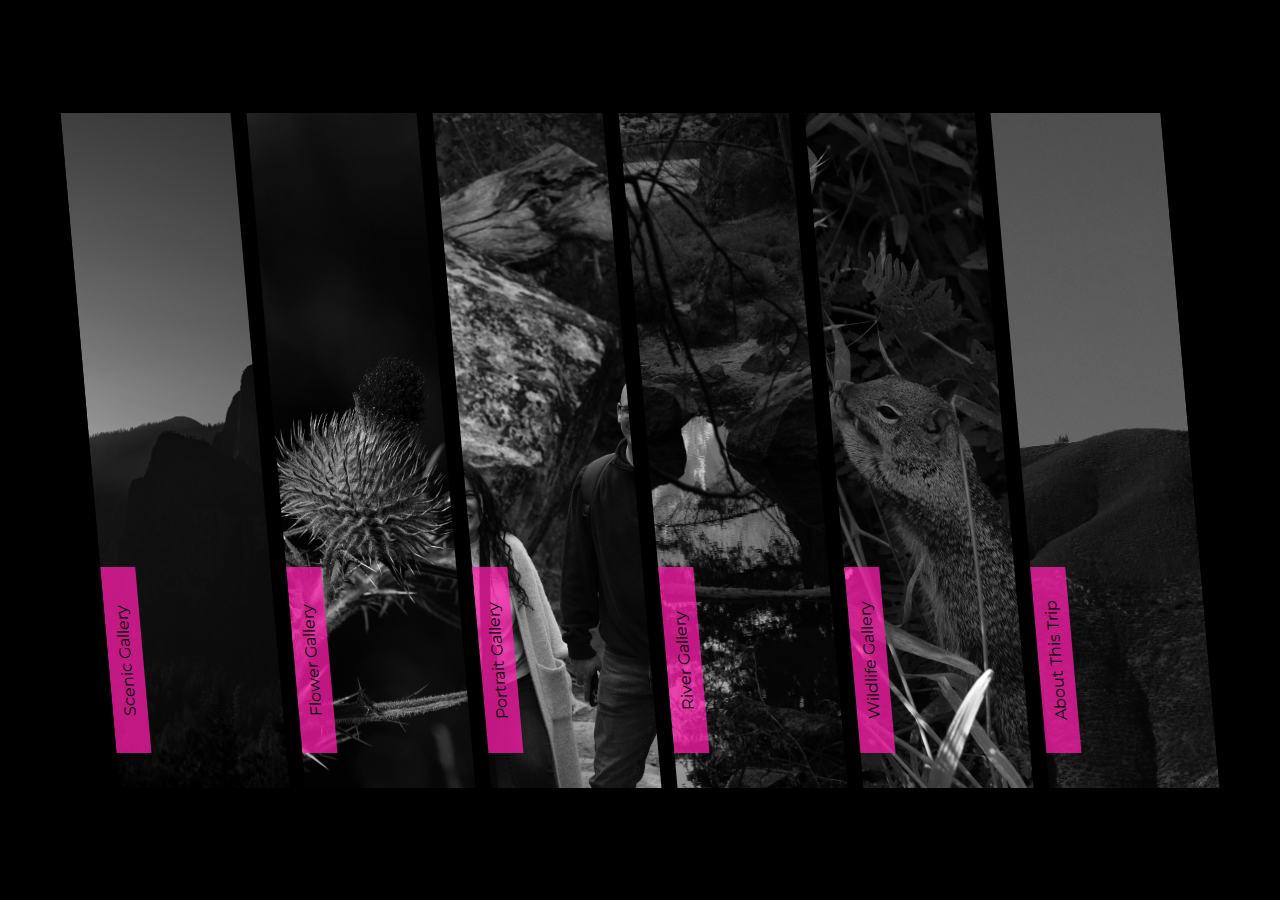
<file: california/index.html>
<!DOCTYPE html>
<html lang="en" >
<head>
  <meta charset="UTF-8">
  <title>Aria Montrose | California</title>
  <link rel="stylesheet" href="./style.css">

</head>
<body>
<!-- partial:index.partial.html -->
<div class="container">
  <div class="card">
    <a href="scenic/"><img src="images/california.jpg"></a>
    <div class="card__head">Scenic Gallery</div>
  </div>
  <div class="card">
    <a href="https://ariamontrose.org/comingsoon"><img src="images/california-5.jpg"></a>
    <div class="card__head">Flower Gallery</div>
  </div>
  <div class="card">
    <a href="https://ariamontrose.org/comingsoon"><img src="images/california-2.jpg"></a>
    <div class="card__head">Portrait Gallery</div>
  </div>
  <div class="card">
    <a href="https://ariamontrose.org/comingsoon"><img src="images/california-1.jpg"></a>
    <div class="card__head">River Gallery</div>
  </div>
  <div class="card">
    <a href="https://ariamontrose.org/comingsoon"><img src="images/california-3.jpg"></a>
    <div class="card__head">Wildlife Gallery</div>
  </div>
  <div class="card">
    <a href="https://ariamontrose.org/comingsoon"><img src="images/california-4.jpg"></a>
    <div class="card__head">About This Trip</div>
  </div>
</div>
<!-- partial -->
  
</body>
</html>
</file>
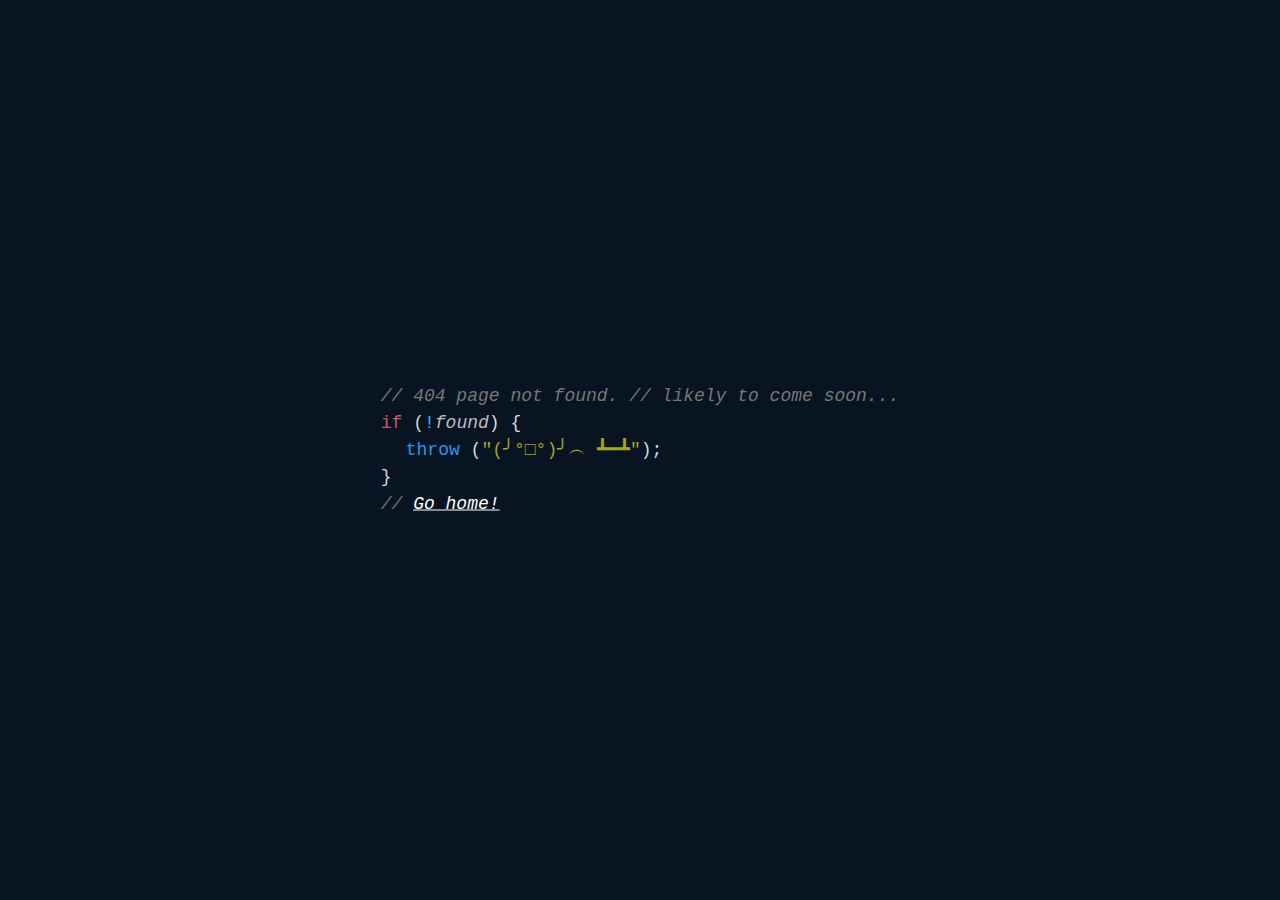
<file: comingsoon/index.html>
<!DOCTYPE html>
<html lang="en" >
<head>
  <meta charset="UTF-8">
  <title>Aria | 404</title>
  <link rel="stylesheet" href="./style.css">

</head>
<body>
<!-- partial:index.partial.html -->
<div class="code-area">
  <span style="color: #777;font-style:italic;">
    // 404 page not found.
    // likely to come soon...
  </span>
  <span>
    <span style="color:#d65562;">
      if
    </span>
	  (<span style="color:#4ca8ef;">!</span><span style="font-style: italic;color:#bdbdbd;">found</span>)
    {
  </span>
  <span>
    <span style="padding-left: 15px;color:#2796ec">
       <i style="width: 10px;display:inline-block"></i>throw
    </span>
    <span>
      (<span style="color: #a6a61f">"(╯°□°)╯︵ ┻━┻"</span>);
    </span>
	  <span style="display:block">}</span>
	  <span style="color: #777;font-style:italic;">
		  // <a href="https://ariaslens.org/">Go home!</a>
	  </span>
  </span>
</div>
<!-- partial -->
  <script  src="./script.js"></script>

</body>
</html>
</file>
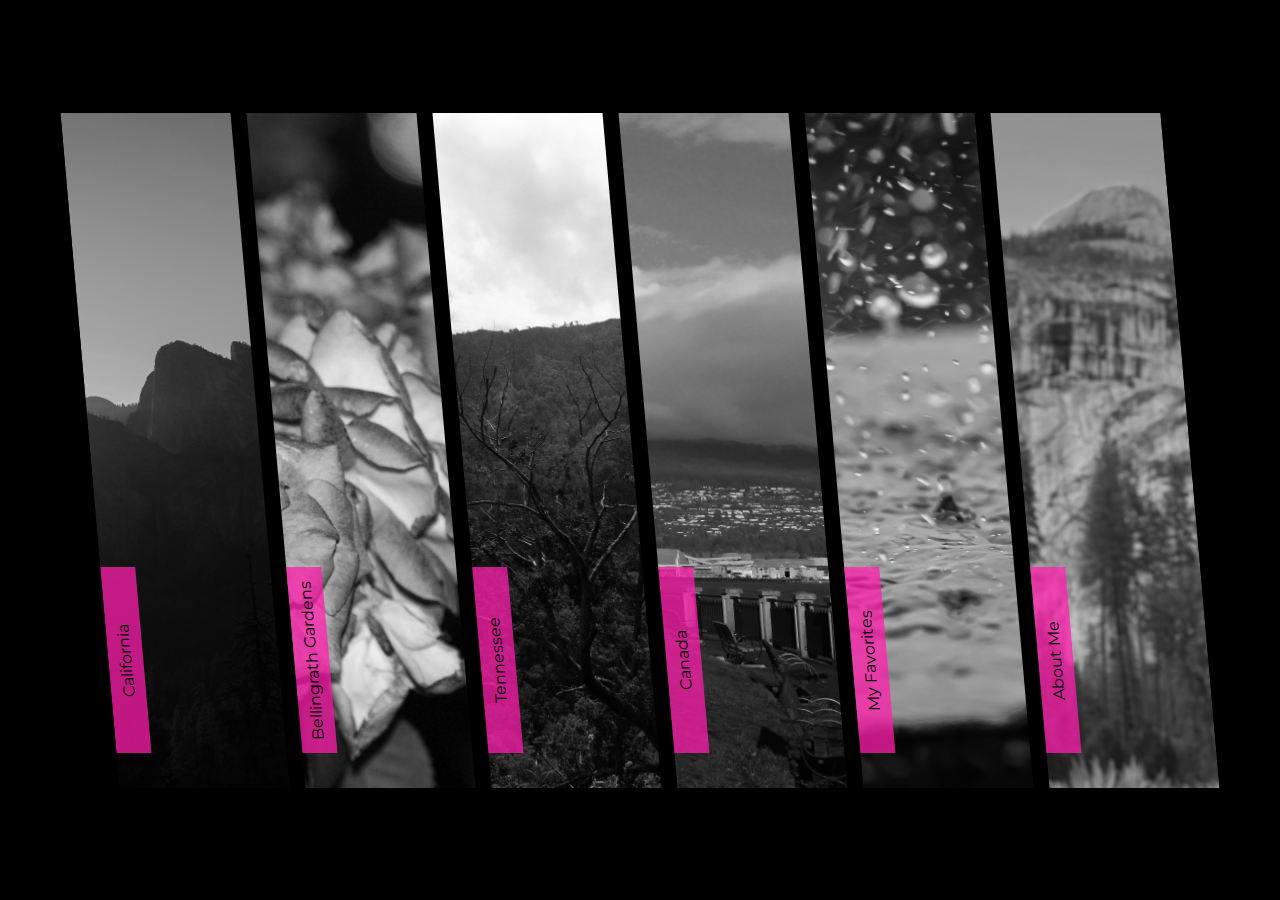
<file: home/index.html>
<!DOCTYPE html>
<html lang="en" >
<head>
  <meta charset="UTF-8">
  <title>Aria Montrose | Home Page</title>
  <link rel="stylesheet" href="./style.css">

</head>
<body>
<!-- partial:index.partial.html -->
<div class="container">
  <div class="card">
    <a href="https://ariamontrose.org/california"><img src="images/california.jpg"></a>
    <div class="card__head">California</div>
  </div>
  <div class="card">
    <a href="https://ariamontrose.org/comingsoon"><img src="images/bellingrath.jpg"></a>
    <div class="card__head">Bellingrath Gardens</div>
  </div>
  <div class="card">
    <a href="https://ariamontrose.org/comingsoon"><img src="images/tennessee.jpg"></a>
    <div class="card__head">Tennessee</div>
  </div>
  <div class="card">
    <a href="https://ariamontrose.org/comingsoon"><img src="images/canada.jpg"></a>
    <div class="card__head">Canada</div>
  </div>
  <div class="card">
    <a href="https://ariamontrose.org/comingsoon"><img src="images/fav.jpg"></a>
    <div class="card__head">My Favorites</div>
  </div>
  <div class="card">
    <a href="https://ariamontrose.org/comingsoon"><img src="images/me.jpg"></a>
    <div class="card__head">About Me</div>
  </div>
</div>
<!-- partial -->
  
</body>
</html>
</file>
<file: california/style.css>
@import url(https://fonts.googleapis.com/css?family=Montserrat:400,700);
body {
  margin: 0;
  min-height: 100vh;
  background: #000;
  font-family: montserrat;
  display: flex;
  justify-content: center;
  align-items: center;
}

.container {
  display: flex;
  justify-content: center;
  align-items: center;
  margin: 10vmin;
  overflow: hidden;
  transform: skew(5deg);
}
.container .card {
  flex: 1;
  transition: all 1s ease-in-out;
  height: 75vmin;
  position: relative;
}
.container .card .card__head {
  color: black;
  background: rgba(255, 30, 173, 0.75);
  padding: 0.5em;
  transform: rotate(-90deg);
  transform-origin: 0% 0%;
  transition: all 0.5s ease-in-out;
  min-width: 100%;
  text-align: center;
  position: absolute;
  bottom: 0;
  left: 0;
  font-size: 1em;
  white-space: nowrap;
}
.container .card:hover {
  flex-grow: 10;
}
.container .card:hover img {
  filter: grayscale(0);
}
.container .card:hover .card__head {
  text-align: center;
  top: calc(100% - 2em);
  color: white;
  background: rgba(0, 0, 0, 0.5);
  font-size: 2em;
  transform: rotate(0deg) skew(-5deg);
}
.container .card img {
  width: 100%;
  height: 100%;
  object-fit: cover;
  transition: all 1s ease-in-out;
  filter: grayscale(100%);
}
.container .card:not(:last-child) {
  margin-right: 1em;
}
</file>
<file: comingsoon/style.css>
/* Styles of the 404 page of my website. */

body {
    background: #081421;
    color: #d3d7de;
    font-family: "Courier new";
    font-size: 18px;
    line-height: 1.5em;
	cursor: default;
}

a {
	color: #fff;
}

.code-area {
    position: absolute;
    width: 320px;
	min-width: 320px;
    top: 50%;
    left: 50%;
    -webkit-transform: translate(-50%, -50%);
    transform: translate(-50%, -50%);
}

.code-area > span {
    display: block;
}

@media screen and (max-width: 320px) {
    .code-area {
		font-size: 5vw;
		min-width: auto;
        width: 95%;
		margin: auto;
		padding: 5px;
		padding-left: 10px;
		line-height: 6.5vw;
    }
}
</file>
<file: home/style.css>
@import url(https://fonts.googleapis.com/css?family=Montserrat:400,700);
body {
  margin: 0;
  min-height: 100vh;
  background: #000;
  font-family: montserrat;
  display: flex;
  justify-content: center;
  align-items: center;
}

.container {
  display: flex;
  justify-content: center;
  align-items: center;
  margin: 10vmin;
  overflow: hidden;
  transform: skew(5deg);
}
.container .card {
  flex: 1;
  transition: all 1s ease-in-out;
  height: 75vmin;
  position: relative;
}
.container .card .card__head {
  color: black;
  background: rgba(255, 30, 173, 0.75);
  padding: 0.5em;
  transform: rotate(-90deg);
  transform-origin: 0% 0%;
  transition: all 0.5s ease-in-out;
  min-width: 100%;
  text-align: center;
  position: absolute;
  bottom: 0;
  left: 0;
  font-size: 1em;
  white-space: nowrap;
}
.container .card:hover {
  flex-grow: 10;
}
.container .card:hover img {
  filter: grayscale(0);
}
.container .card:hover .card__head {
  text-align: center;
  top: calc(100% - 2em);
  color: white;
  background: rgba(0, 0, 0, 0.5);
  font-size: 2em;
  transform: rotate(0deg) skew(-5deg);
}
.container .card img {
  width: 100%;
  height: 100%;
  object-fit: cover;
  transition: all 1s ease-in-out;
  filter: grayscale(100%);
}
.container .card:not(:last-child) {
  margin-right: 1em;
}
</file>
